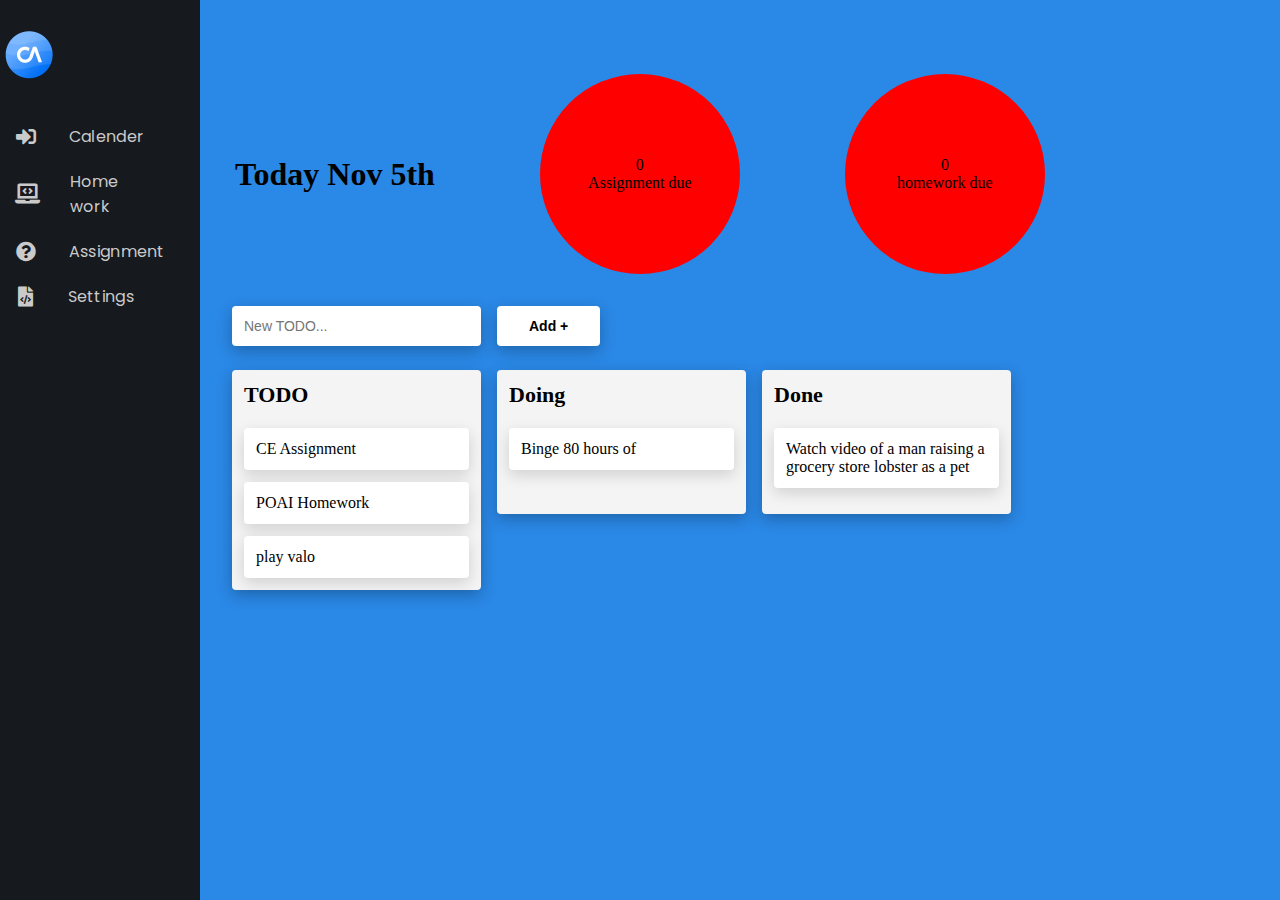
<file: index.html>
<!DOCTYPE html>
<html lang="en">
<head>
    <title>Expanding SideNav</title>
    <!--Google Font-->
    <link rel="preconnect" href="https://fonts.gstatic.com">
    <link href="https://fonts.googleapis.com/css2?family=Poppins&display=swap" rel="stylesheet">
    <!--Font Awesome-->
    <link href="https://cdnjs.cloudflare.com/ajax/libs/font-awesome/5.15.1/css/all.min.css" rel="stylesheet">
    <!--Stylesheet-->
    <link rel="stylesheet" href="style.css">
    <link href="https://cdn.jsdelivr.net/npm/bootstrap@5.0.2/dist/css/bootstrap.min.css" rel="stylesheet" integrity="sha384-EVSTQN3/azprG1Anm3QDgpJLIm9Nao0Yz1ztcQTwFspd3yD65VohhpuuCOmLASjC" crossorigin="anonymous">
    <script src="drag.js" defer></script>
    <script src="todo.js" defer></script>

</head>
<body>
    <div class="sidebar">
        <div class="logo">
            <a href="#">
                <img src="Logo Small.png" alt="logo" class="logo">
            </a>
        </div>
        <nav id="sliderr">
                <li>
                    <a href="#">
                        <i class="fas fa-sign-in-alt"></i>
                        <p>Calender</p>
                    </a>
                </li>
                <li>
                    <a href="#">
                        <i class="fas fa-laptop-code"></i>
                        <p>Home work</p>
                    </a>
                </li>
                <li>
                    <a href="assignment.html">
                        <i class="fas fa-question-circle"></i>
                        <p>Assignment</p>
                    </a>
                </li>
                <li>
                    <a href="setting.html">
                        <i class="fas fa-file-code"></i>
                        <p>Settings</p>
                    </a>
                </li>
                <!-- <li>
                    <a href="#">
                        <i class="fas fa-user"></i>
                        <p>About</p>
                    </a>
                </li> -->
            <!-- </ul> -->
        </nav>
    </div>
    <nav style="z-index: -1;" class="navbar navbar-light bg-light justify-content-between">
        <a style="width: 100px;" class="navbar-brand"></a>
        <h1>Welcome back</h1>
        <form class="form-inline">
            <div>
                <div>Sat Nov 5th</div>
              </div>
          <button class="btn btn-dark my-2 my-sm-0" type="submit">Search</button>
          
        </form>
      </nav>
        <div>
            <div style="display: flex; justify-content: center;margin: 0 -50px;z-index: -1;">
                <div style="align-self: center;margin: 0 5px;"><h1>Today Nov 5th</h1></div>
                <div style="margin: 0 100px;display: flex;align-items: center;justify-content: center;text-align: center;" id="ball1">0<br>Assignment due</div>
                <div style="margin: 0 5px;display: flex;align-items: center;justify-content: center;text-align: center;" id="ball1">0<br>homework due</div>
            </div>
            <div class="board" style="position: relative;left: 200px;">
                <form id="todo-form">
                  <input type="text" placeholder="New TODO..." id="todo-input" />
                  <button type="submit">Add +</button>
                </form>
          
                <div class="lanes">
                  <div class="swim-lane" id="todo-lane">
                    <h3 class="heading">TODO</h3>
          
                    <p class="task" draggable="true">CE Assignment</p>
                    <p class="task" draggable="true">POAI Homework</p>
                    <p class="task" draggable="true">play valo</p>
                  </div>
          
                  <div class="swim-lane">
                    <h3 class="heading">Doing</h3>
          
                    <p class="task" draggable="true">Binge 80 hours of </p>
                  </div>
          
                  <div class="swim-lane">
                    <h3 class="heading">Done</h3>
          
                    <p class="task" draggable="true">
                      Watch video of a man raising a grocery store lobster as a pet
                    </p>
                  </div>
                </div>
              </div>
        </div>
    
</body>
</html>
</file>
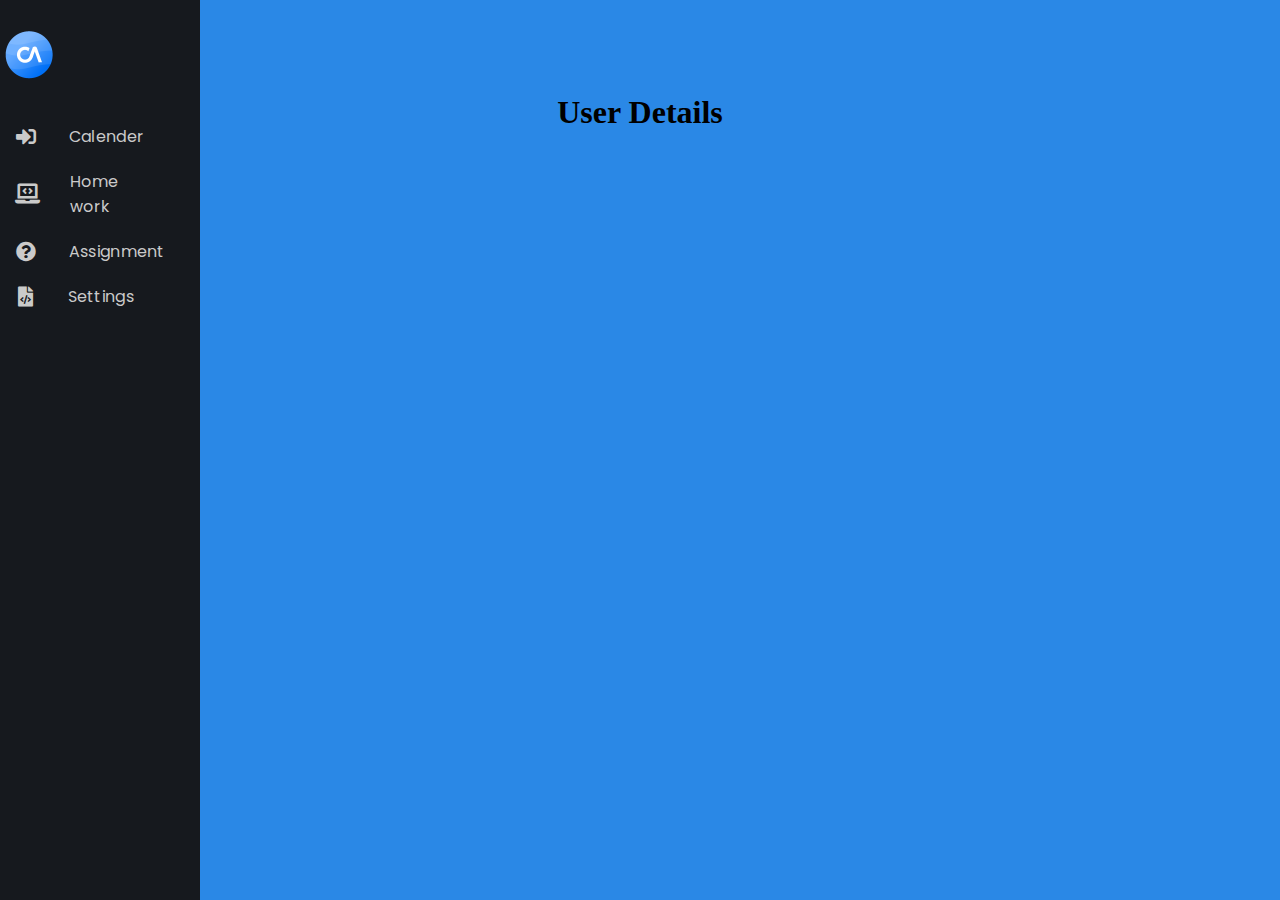
<file: setting.html>
<!DOCTYPE html>
<html lang="en">
<head>
    <title>Expanding SideNav</title>
    <!--Google Font-->
    <link rel="preconnect" href="https://fonts.gstatic.com">
    <link href="https://fonts.googleapis.com/css2?family=Poppins&display=swap" rel="stylesheet">
    <!--Font Awesome-->
    <link href="https://cdnjs.cloudflare.com/ajax/libs/font-awesome/5.15.1/css/all.min.css" rel="stylesheet">
    <!--Stylesheet-->
    <link rel="stylesheet" href="style.css">
    <link href="https://cdn.jsdelivr.net/npm/bootstrap@5.0.2/dist/css/bootstrap.min.css" rel="stylesheet" integrity="sha384-EVSTQN3/azprG1Anm3QDgpJLIm9Nao0Yz1ztcQTwFspd3yD65VohhpuuCOmLASjC" crossorigin="anonymous">
    <script src="drag.js" defer></script>
    <script src="todo.js" defer></script>

</head>
<body>
    <div class="sidebar">
        <div class="logo">
            <a href="index.html">
                <img src="Logo Small.png" alt="logo" class="logo">
            </a>
        </div>
        <nav id="sliderr">
                <li>
                    <a href="#">
                        <i class="fas fa-sign-in-alt"></i>
                        <p>Calender</p>
                    </a>
                </li>
                <li>
                    <a href="#">
                        <i class="fas fa-laptop-code"></i>
                        <p>Home work</p>
                    </a>
                </li>
                <li>
                    <a href="#">
                        <i class="fas fa-question-circle"></i>
                        <p>Assignment</p>
                    </a>
                </li>
                <li>
                    <a href="setting.html">
                        <i class="fas fa-file-code"></i>
                        <p>Settings</p>
                    </a>
                </li>
                <!-- <li>
                    <a href="#">
                        <i class="fas fa-user"></i>
                        <p>About</p>
                    </a>
                </li> -->
            <!-- </ul> -->
        </nav>
    </div>
    <nav style="z-index: -1;" class="navbar navbar-light bg-light justify-content-between">
        <a style="width: 100px;" class="navbar-brand"></a>
        <h1>Welcome back</h1>
        <form class="form-inline">
            <div>
                <div>Sat Nov 5th</div>
              </div>
          <button class="btn btn-dark my-2 my-sm-0" type="submit">Search</button>
          
        </form>
      </nav>
        <div>
            <div style="display: flex; justify-content: center;z-index: -1;">
                <div style="align-self: center;margin-top: 20px;"><h1>User Details</h1></div>
                <!-- <div>dfkjbkfjn</div> -->
            </div>
            
        </div>
    
</body>
</html>
</file>
<file: style.css>
*,
*:before,
*:after{
    padding: 0;
    margin: 0;
}
body{
    background-color: #2a88e6;
    overflow-x: hidden;
}
.sidebar{
    height: 100vh;
    min-height: 500px;
    width: 60px;
    position: absolute;
    top: 0;
    left: 0;
    background-color: #16191e;
    overflow: hidden;
    transition: width 0.2s;
}
.sidebar:hover{
    width: 200px;
    overflow: visible;
}
img.logo{
    width: 50px;
    padding: 0 4px;
    margin: 30px 0;
}
nav #sliderr{
    height: 60vh;
    min-height: 300px;
}
ul{
    height: 100%;
    display: flex;
    flex-direction: column;
    justify-content: space-around;
}
li a{
    width: 160px;
    display: flex;
    align-items: center;
    justify-content: space-around;
    text-decoration: none;
    padding: 10px 0;
    font-family: 'Poppins',sans-serif;
    color: #cacaca;
}
li a:hover{
    background-image: linear-gradient(
        to right,
        #2a88e6 7px,
        rgba(255,255,255,0.1) 7px
    );
    color: #ffffff;
}
i.fas{
    font-size: 20px;
    text-align: right;
}
li p{
    width: 75px;
    font-size: 16px;
    text-align: left;
    letter-spacing: 0.3px;
}



/* ---- FORM ---- */
#todo-form {
    padding: 32px 32px 0;
  }
  
  #todo-form input {
    padding: 12px;
    margin-right: 12px;
    width: 225px;
  
    border-radius: 4px;
    border: none;
  
    box-shadow: 0px 5px 15px rgba(0, 0, 0, 0.25);
    background: white;
  
    font-size: 14px;
    outline: none;
  }
  
  #todo-form button {
    padding: 12px 32px;
  
    border-radius: 4px;
    border: none;
  
    box-shadow: 0px 5px 15px rgba(0, 0, 0, 0.25);
    background: #ffffff;
    color: black;
  
    font-weight: bold;
    font-size: 14px;
    cursor: pointer;
  }
  
  /* ---- BOARD ---- */
  .lanes {
    display: flex;
    align-items: flex-start;
    justify-content: start;
    gap: 16px;
  
    padding: 24px 32px;
  
    overflow: scroll;
    height: 100%;
  }
  
  .heading {
    font-size: 22px;
    font-weight: bold;
    margin-bottom: 8px;
  }
  
  .swim-lane {
    display: flex;
    flex-direction: column;
    gap: 12px;
  
    background: #f4f4f4;
    box-shadow: 0px 5px 15px rgba(0, 0, 0, 0.25);
  
    padding: 12px;
    border-radius: 4px;
    width: 225px;
    min-height: 120px;
  
    flex-shrink: 0;
  }
  
  .task {
    background: white;
    color: black;
    box-shadow: 0px 5px 15px rgba(0, 0, 0, 0.15);
  
    padding: 12px;
    border-radius: 4px;
  
    font-size: 16px;
    cursor: move;
  }
  
  .is-dragging {
    scale: 1.05;
    box-shadow: 0px 5px 15px rgba(0, 0, 0, 0.25);
    background: rgb(50, 50, 50);
    color: white;
  }

  #ball1
  {
    background-color: red;
    width: 200px;
    height: 200px;
    border-radius: 50%;
  }
</file>
